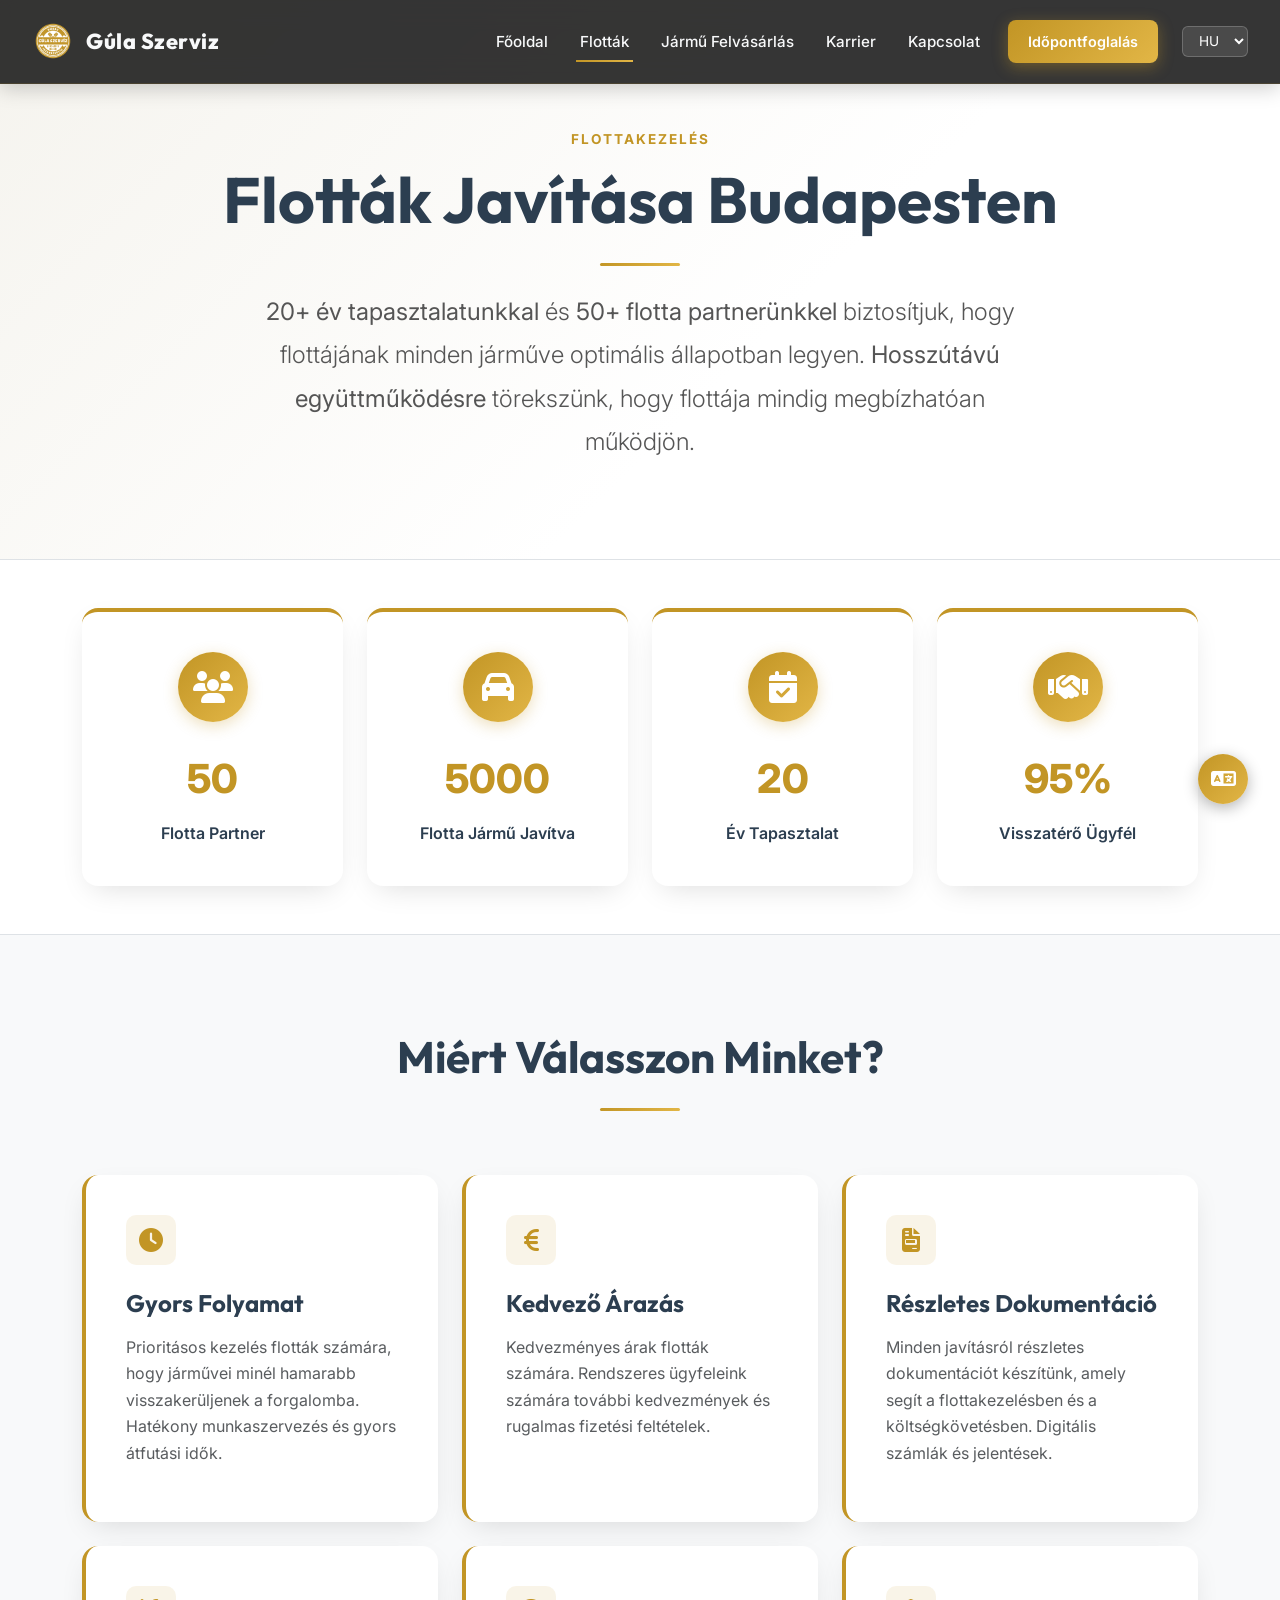
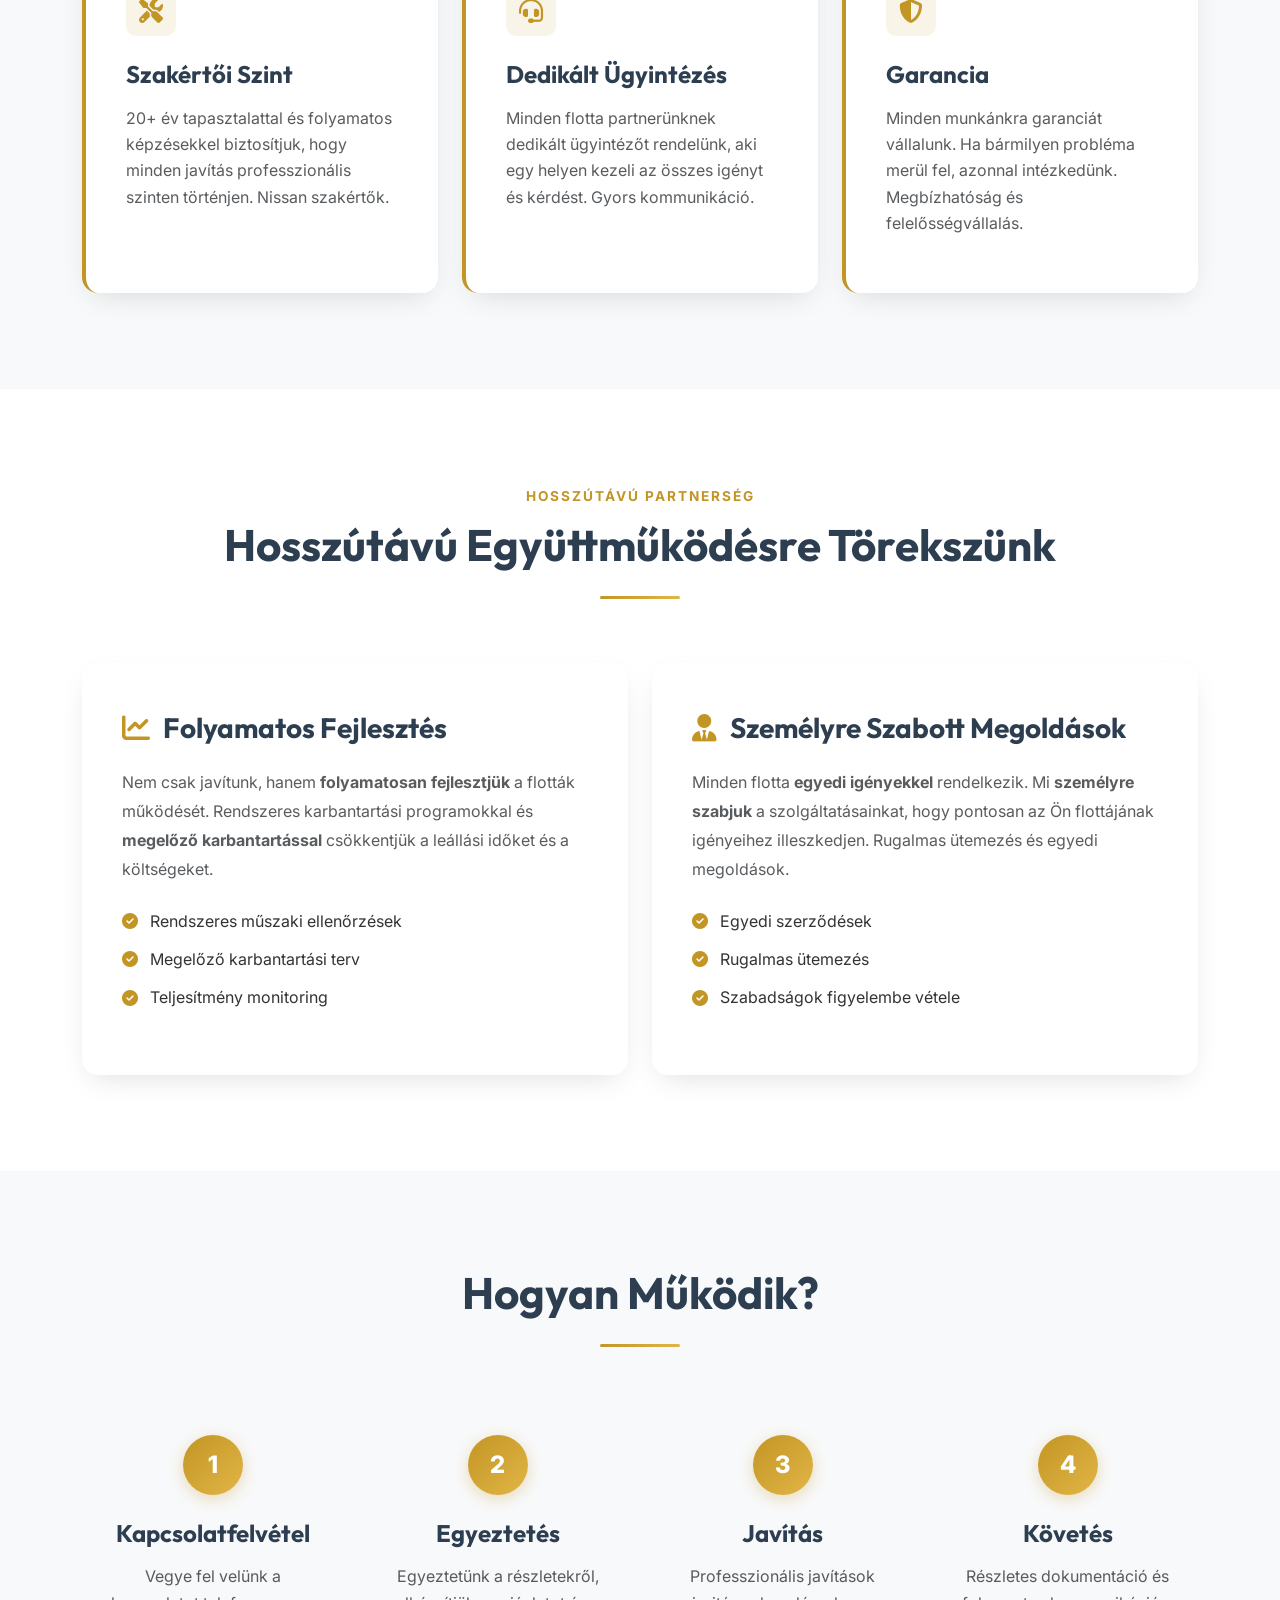
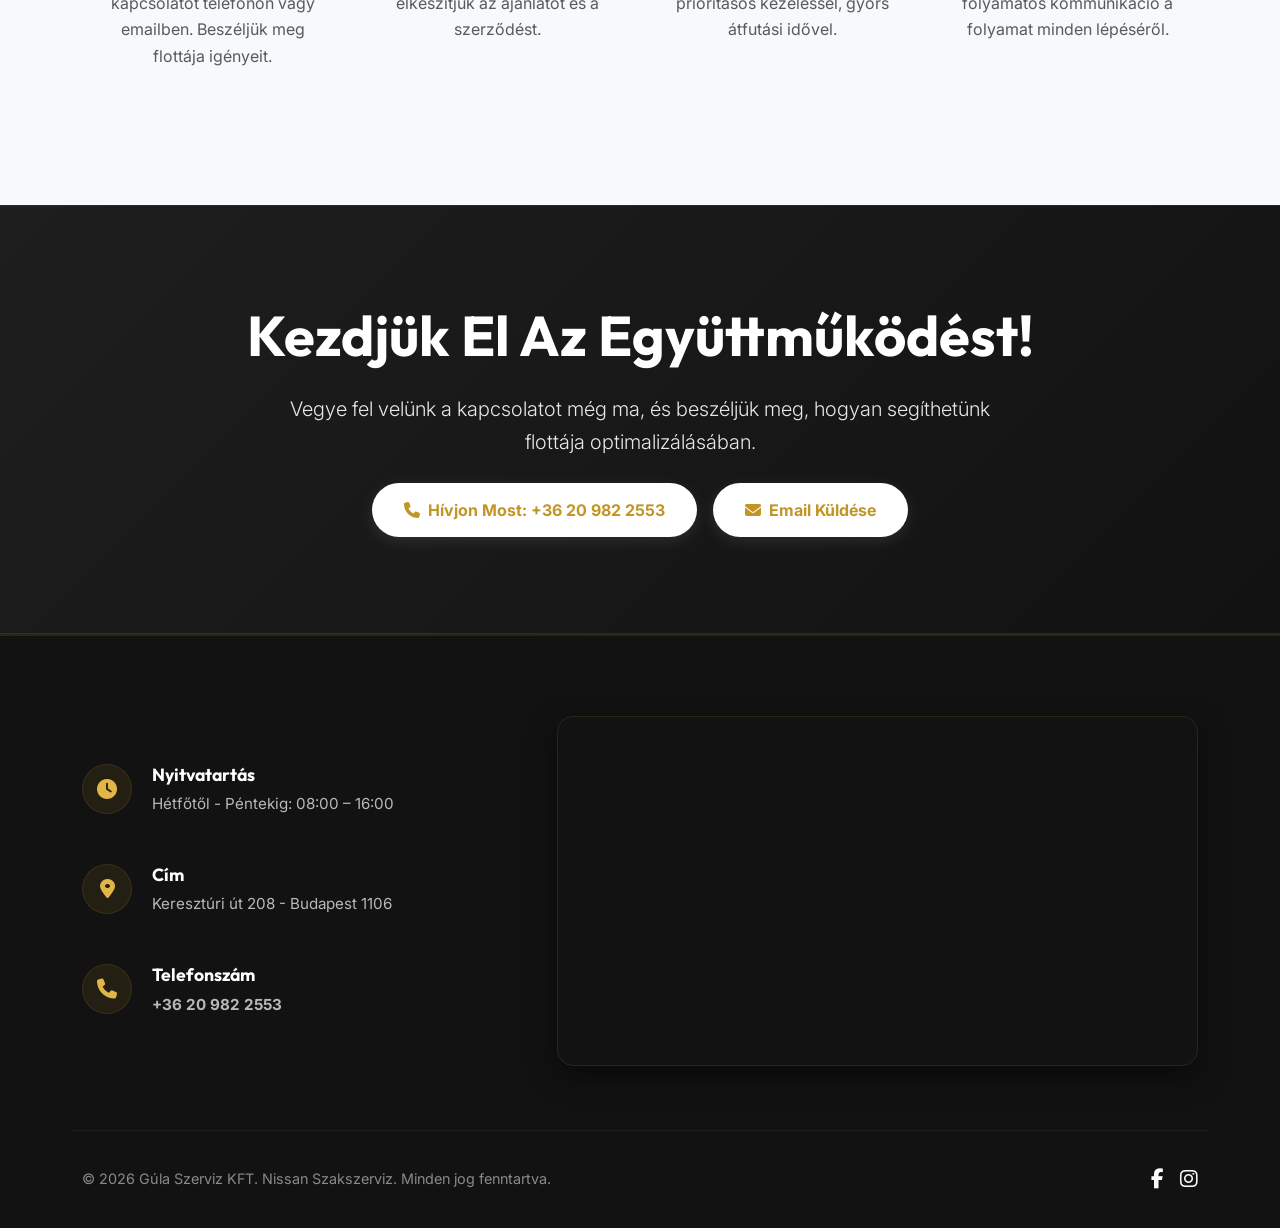
<file: gula/flottak.html>
<!DOCTYPE html>
<html lang="hu">
<head>
    <meta charset="UTF-8">
    <meta name="viewport" content="width=device-width, initial-scale=1.0">
    <title>Flották Javítása Budapest | Gúla Szerviz KFT - Flottakezelés, Nagykereskedelmi Javítások</title>
    <meta name="description" content="Flották javítása Budapesten. Gúla Szerviz KFT - Nagykereskedelmi javítások, flottakezelés, hosszútávú együttműködés. 20+ év tapasztalat, 50+ flotta partnereink. Hívjon: +36 20 982 2553">
    <meta name="keywords" content="flották javítása Budapest, flottakezelés, nagykereskedelmi javítások, cégautó javítás, flottaszerviz, Gúla Szerviz, flotta karbantartás, cégautó szerviz Budapest">
    <meta name="author" content="Gúla Szerviz KFT">
    <meta name="robots" content="index, follow">
    <link rel="canonical" href="https://gulaszerviz.hu/flottak.html">
    
    <!-- Open Graph / Facebook -->
    <meta property="og:type" content="website">
    <meta property="og:url" content="https://gulaszerviz.hu/flottak.html">
    <meta property="og:title" content="Flották Javítása Budapest | Gúla Szerviz KFT">
    <meta property="og:description" content="Flották javítása Budapesten. Nagykereskedelmi javítások, flottakezelés, hosszútávú együttműködés. 50+ flotta partnereink.">
    <meta property="og:image" content="https://gulaszerviz.hu/images/gula logo.png">
    <meta property="og:locale" content="hu_HU">
    <meta property="og:locale:alternate" content="en_US">
    
    <!-- Twitter -->
    <meta property="twitter:card" content="summary_large_image">
    <meta property="twitter:url" content="https://gulaszerviz.hu/flottak.html">
    <meta property="twitter:title" content="Flották Javítása Budapest | Gúla Szerviz KFT">
    <meta property="twitter:description" content="Flották javítása Budapesten. Nagykereskedelmi javítások, flottakezelés, hosszútávú együttműködés.">
    <meta property="twitter:image" content="https://gulaszerviz.hu/images/gula logo.png">
    
    <link rel="icon" type="image/x-icon" href="images/gula logo.png">
    
    <!-- Fonts -->
    <link rel="preconnect" href="https://fonts.googleapis.com">
    <link rel="preconnect" href="https://fonts.gstatic.com" crossorigin>
    <link href="https://fonts.googleapis.com/css2?family=Inter:wght@300;400;500;600;700&family=Outfit:wght@400;500;600;700;800&display=swap" rel="stylesheet">
    
    <!-- CSS Baseline & Icons -->
    <link href="https://cdn.jsdelivr.net/npm/bootstrap@5.3.3/dist/css/bootstrap.min.css" rel="stylesheet" integrity="sha384-QWTKZyjpPEjISv5WaRU9OFeRpok6YctnYmDr5pNlyT2bRjXh0JMhjY6hW+ALEwIH" crossorigin="anonymous">
    <link rel="stylesheet" href="https://cdnjs.cloudflare.com/ajax/libs/font-awesome/6.6.0/css/all.min.css" integrity="sha512-Kc323vGBEqzTmouAECnVceyQqyqdsSiqLQISBL29aUW4U/M7pSPA/gEUZQqv1cwx4OnYxTxve5UMg5GT6L4JJg==" crossorigin="anonymous" referrerpolicy="no-referrer" />
    <link rel="stylesheet" href="css/style.css">
    
    <!-- Structured Data for SEO -->
    <script type="application/ld+json">
    {
        "@context": "https://schema.org",
        "@type": "Service",
        "serviceType": "Flották javítása",
        "provider": {
            "@type": "AutoRepair",
            "name": "Gúla Szerviz KFT",
            "address": {
                "@type": "PostalAddress",
                "streetAddress": "Keresztúri út 208",
                "addressLocality": "Budapest",
                "postalCode": "1106",
                "addressCountry": "HU"
            },
            "telephone": "+36209822553"
        },
        "description": "Flották javítása Budapesten. Nagykereskedelmi javítások, flottakezelés, hosszútávú együttműködés. 20+ év tapasztalat, 50+ flotta partnereink.",
        "areaServed": {
            "@type": "City",
            "name": "Budapest"
        },
        "offers": {
            "@type": "Offer",
            "description": "Flottakezelés és nagykereskedelmi javítások kedvező áron"
        }
    }
    </script>
</head>
<body class="fleet-page">

    <!-- Transition Loader -->
    <div id="loader">
        <div class="spinner-circle"></div>
    </div>

    <!-- Sticky Header -->
    <header class="main-header subpage-header">
        <div class="header-container">
            <a href="index.html" class="logo-wrapper">
                <img src="images/gula logo.png" alt="Gúla Szerviz Logo" class="logo-img">
                <span class="logo-text">Gúla Szerviz</span>
            </a>
            
            <!-- Desktop Menu -->
            <nav class="nav-menu">
                <a href="index.html" class="nav-link" data-i18n="nav.home">Főoldal</a>
                <a href="flottak.html" class="nav-link active" data-i18n="nav.fleets">Flották</a>
                <a href="felvasarlas.html" class="nav-link" data-i18n="nav.purchase">Jármű Felvásárlás</a>
                <a href="karrier.html" class="nav-link" data-i18n="nav.career">Karrier</a>
                <a href="#Footer" class="nav-link" data-i18n="nav.contact">Kapcsolat</a>
                <a href="tel:+36209822553" class="nav-cta" data-i18n="nav.booking">Időpontfoglalás</a>
                
                <!-- Language drop-down -->
                <select id="langSelect" class="lang-selector" aria-label="Nyelvválasztó">
                    <option value="hu">HU</option>
                    <option value="en">EN</option>
                    <option value="de">DE</option>
                </select>
            </nav>

            <!-- Hamburger Button -->
            <button class="menu-toggle" id="menuToggle" aria-label="Menü megnyitása">
                <span></span>
                <span></span>
                <span></span>
            </button>
        </div>
    </header>

    <!-- Mobile Drawer Overlay Menu -->
    <div class="drawer-overlay" id="drawerOverlay"></div>
    <div class="nav-drawer" id="navDrawer">
        <a href="index.html" class="nav-link" data-i18n="nav.home">Főoldal</a>
        <a href="flottak.html" class="nav-link active" data-i18n="nav.fleets">Flották</a>
        <a href="felvasarlas.html" class="nav-link" data-i18n="nav.purchase">Jármű Felvásárlás</a>
        <a href="karrier.html" class="nav-link" data-i18n="nav.career">Karrier</a>
        <a href="#Footer" class="nav-link" data-i18n="nav.contact">Kapcsolat</a>
        <a href="tel:+36209822553" class="nav-cta w-100 text-center mt-3" data-i18n="nav.booking">Időpontfoglalás</a>
        
        <div class="d-flex gap-3 justify-content-center mt-4">
            <a href="#" class="btn btn-outline-light btn-sm lang-switch-btn" data-lang="hu">HU</a>
            <a href="#" class="btn btn-outline-light btn-sm lang-switch-btn" data-lang="en">EN</a>
            <a href="#" class="btn btn-outline-light btn-sm lang-switch-btn" data-lang="de">DE</a>
        </div>
    </div>

    <!-- Fleet Introduction Section -->
    <section class="fleet-intro-section">
        <div class="container text-center">
            <span class="section-tag" data-i18n="fleet.intro.tag">FLOTTAKEZELÉS</span>
            <h1 class="display-3 fw-bold mb-4" data-i18n="fleet.intro.title">Flották Javítása Budapesten</h1>
            <div class="underline-center mb-4"></div>
            <p class="lead fs-4 mx-auto" style="max-width: 800px; color: #555; line-height: 1.8;" data-i18n="fleet.intro.lead">
                <strong>20+ év tapasztalatunkkal</strong> és <strong>50+ flotta partnerünkkel</strong> biztosítjuk, hogy flottájának minden járműve optimális állapotban legyen. <strong>Hosszútávú együttműködésre</strong> törekszünk, hogy flottája mindig megbízhatóan működjön.
            </p>
        </div>
    </section>

    <!-- Fleet Statistics Section -->
    <section class="fleet-stats-section py-5 bg-white border-top border-bottom">
        <div class="container">
            <div class="row g-4 justify-content-center">
                <!-- Stat 1 -->
                <div class="col-6 col-md-3">
                    <div class="stat-card">
                        <div class="stat-icon">
                            <i class="fas fa-users"></i>
                        </div>
                        <div class="stat-number" data-target="50">50</div>
                        <div class="stat-label" data-i18n="fleet.stats.partners">Flotta Partner</div>
                    </div>
                </div>
                <!-- Stat 2 -->
                <div class="col-6 col-md-3">
                    <div class="stat-card">
                        <div class="stat-icon">
                            <i class="fas fa-car"></i>
                        </div>
                        <div class="stat-number" data-target="5000">5000</div>
                        <div class="stat-label" data-i18n="fleet.stats.cars">Flotta Jármű Javítva</div>
                    </div>
                </div>
                <!-- Stat 3 -->
                <div class="col-6 col-md-3">
                    <div class="stat-card">
                        <div class="stat-icon">
                            <i class="fas fa-calendar-check"></i>
                        </div>
                        <div class="stat-number" data-target="20">20</div>
                        <div class="stat-label" data-i18n="fleet.stats.exp">Év Tapasztalat</div>
                    </div>
                </div>
                <!-- Stat 4 -->
                <div class="col-6 col-md-3">
                    <div class="stat-card">
                        <div class="stat-icon">
                            <i class="fas fa-handshake"></i>
                        </div>
                        <div class="stat-number" data-target="95%">95%</div>
                        <div class="stat-label" data-i18n="fleet.stats.return">Visszatérő Ügyfél</div>
                    </div>
                </div>
            </div>
        </div>
    </section>

    <!-- Benefits Section -->
    <section class="section-padding" style="background-color: #f8f9fa;">
        <div class="container">
            <div class="section-title-wrapper">
                <h2 class="section-title" data-i18n="fleet.benefits.title">Miért Válasszon Minket?</h2>
                <div class="underline-center"></div>
            </div>
            
            <div class="row g-4">
                <!-- Benefit 1 -->
                <div class="col-md-6 col-lg-4">
                    <div class="benefit-card">
                        <div class="benefit-icon">
                            <i class="fas fa-clock"></i>
                        </div>
                        <h4 class="fw-bold mb-3" data-i18n="fleet.benefit1.title">Gyors Folyamat</h4>
                        <p class="text-muted" data-i18n="fleet.benefit1.text">Prioritásos kezelés flották számára, hogy járművei minél hamarabb visszakerüljenek a forgalomba. Hatékony munkaszervezés és gyors átfutási idők.</p>
                    </div>
                </div>
                <!-- Benefit 2 -->
                <div class="col-md-6 col-lg-4">
                    <div class="benefit-card">
                        <div class="benefit-icon">
                            <i class="fas fa-euro-sign"></i>
                        </div>
                        <h4 class="fw-bold mb-3" data-i18n="fleet.benefit2.title">Kedvező Árazás</h4>
                        <p class="text-muted" data-i18n="fleet.benefit2.text">Kedvezményes árak flották számára. Rendszeres ügyfeleink számára további kedvezmények és rugalmas fizetési feltételek.</p>
                    </div>
                </div>
                <!-- Benefit 3 -->
                <div class="col-md-6 col-lg-4">
                    <div class="benefit-card">
                        <div class="benefit-icon">
                            <i class="fas fa-file-invoice"></i>
                        </div>
                        <h4 class="fw-bold mb-3" data-i18n="fleet.benefit3.title">Részletes Dokumentáció</h4>
                        <p class="text-muted" data-i18n="fleet.benefit3.text">Minden javításról részletes dokumentációt készítünk, amely segít a flottakezelésben és a költségkövetésben. Digitális számlák és jelentések.</p>
                    </div>
                </div>
                <!-- Benefit 4 -->
                <div class="col-md-6 col-lg-4">
                    <div class="benefit-card">
                        <div class="benefit-icon">
                            <i class="fas fa-tools"></i>
                        </div>
                        <h4 class="fw-bold mb-3" data-i18n="fleet.benefit4.title">Szakértői Szint</h4>
                        <p class="text-muted" data-i18n="fleet.benefit4.text">20+ év tapasztalattal és folyamatos képzésekkel biztosítjuk, hogy minden javítás professzionális szinten történjen. Nissan szakértők.</p>
                    </div>
                </div>
                <!-- Benefit 5 -->
                <div class="col-md-6 col-lg-4">
                    <div class="benefit-card">
                        <div class="benefit-icon">
                            <i class="fas fa-headset"></i>
                        </div>
                        <h4 class="fw-bold mb-3" data-i18n="fleet.benefit5.title">Dedikált Ügyintézés</h4>
                        <p class="text-muted" data-i18n="fleet.benefit5.text">Minden flotta partnerünknek dedikált ügyintézőt rendelünk, aki egy helyen kezeli az összes igényt és kérdést. Gyors kommunikáció.</p>
                    </div>
                </div>
                <!-- Benefit 6 -->
                <div class="col-md-6 col-lg-4">
                    <div class="benefit-card">
                        <div class="benefit-icon">
                            <i class="fas fa-shield-alt"></i>
                        </div>
                        <h4 class="fw-bold mb-3" data-i18n="fleet.benefit6.title">Garancia</h4>
                        <p class="text-muted" data-i18n="fleet.benefit6.text">Minden munkánkra garanciát vállalunk. Ha bármilyen probléma merül fel, azonnal intézkedünk. Megbízhatóság és felelősségvállalás.</p>
                    </div>
                </div>
            </div>
        </div>
    </section>

    <!-- Trust Section -->
    <section class="section-padding bg-white">
        <div class="container">
            <div class="section-title-wrapper">
                <span class="section-tag" data-i18n="fleet.trust.tag">HOSSZÚTÁVÚ PARTNERSÉG</span>
                <h2 class="section-title" data-i18n="fleet.trust.title">Hosszútávú Együttműködésre Törekszünk</h2>
                <div class="underline-center"></div>
            </div>
            
            <div class="row g-4">
                <div class="col-lg-6">
                    <div class="trust-card">
                        <h3 class="fw-bold mb-4"><i class="fas fa-chart-line"></i> <span data-i18n="fleet.trust.block1.title">Folyamatos Fejlesztés</span></h3>
                        <p class="text-muted mb-4" style="line-height: 1.8;" data-i18n="fleet.trust.block1.text">Nem csak javítunk, hanem folyamatosan fejlesztjük a flották működését. Rendszeres karbantartási programokkal és megelőző karbantartással csökkentjük a leállási időket és a költségeket.</p>
                        <ul class="ps-0">
                            <li><i class="fas fa-check-circle"></i> <span data-i18n="fleet.trust.block1.li1">Rendszeres műszaki ellenőrzések</span></li>
                            <li><i class="fas fa-check-circle"></i> <span data-i18n="fleet.trust.block1.li2">Megelőző karbantartási terv</span></li>
                            <li><i class="fas fa-check-circle"></i> <span data-i18n="fleet.trust.block1.li3">Teljesítmény monitoring</span></li>
                        </ul>
                    </div>
                </div>
                <div class="col-lg-6">
                    <div class="trust-card">
                        <h3 class="fw-bold mb-4"><i class="fas fa-user-tie"></i> <span data-i18n="fleet.trust.block2.title">Személyre Szabott Megoldások</span></h3>
                        <p class="text-muted mb-4" style="line-height: 1.8;" data-i18n="fleet.trust.block2.text">Minden flotta egyedi igénnyel rendelkezik. Mi személyre szabjuk a szolgáltatásainkat, hogy pontosan az Ön flottájának igényeihez illeszkedjen. Rugalmas ütemezés és egyedi megoldások.</p>
                        <ul class="ps-0">
                            <li><i class="fas fa-check-circle"></i> <span data-i18n="fleet.trust.block2.li1">Egyedi szerződések</span></li>
                            <li><i class="fas fa-check-circle"></i> <span data-i18n="fleet.trust.block2.li2">Rugalmas ütemezés</span></li>
                            <li><i class="fas fa-check-circle"></i> <span data-i18n="fleet.trust.block2.li3">Szabadságok figyelembe vétele</span></li>
                        </ul>
                    </div>
                </div>
            </div>
        </div>
    </section>

    <!-- Process Section -->
    <section class="section-padding" style="background-color: #f8f9fa;">
        <div class="container">
            <div class="section-title-wrapper">
                <h2 class="section-title" data-i18n="fleet.process.title">Hogyan Működik?</h2>
                <div class="underline-center"></div>
            </div>
            
            <div class="row g-4">
                <!-- Step 1 -->
                <div class="col-sm-6 col-lg-3">
                    <div class="process-step">
                        <div class="process-number">1</div>
                        <h4 class="fw-bold mb-3" data-i18n="fleet.process.step1.title">Kapcsolatfelvétel</h4>
                        <p class="text-muted" data-i18n="fleet.process.step1.text">Vegye fel velünk a kapcsolatot telefonon vagy emailben. Beszéljük meg flottája igényeit.</p>
                    </div>
                </div>
                <!-- Step 2 -->
                <div class="col-sm-6 col-lg-3">
                    <div class="process-step">
                        <div class="process-number">2</div>
                        <h4 class="fw-bold mb-3" data-i18n="fleet.process.step2.title">Egyeztetés</h4>
                        <p class="text-muted" data-i18n="fleet.process.step2.text">Egyeztetünk a részletekről, elkészítjük az ajánlatot és a szerződést.</p>
                    </div>
                </div>
                <!-- Step 3 -->
                <div class="col-sm-6 col-lg-3">
                    <div class="process-step">
                        <div class="process-number">3</div>
                        <h4 class="fw-bold mb-3" data-i18n="fleet.process.step3.title">Javítás</h4>
                        <p class="text-muted" data-i18n="fleet.process.step3.text">Professzionális javítások prioritásos kezeléssel, gyors átfutási idővel.</p>
                    </div>
                </div>
                <!-- Step 4 -->
                <div class="col-sm-6 col-lg-3">
                    <div class="process-step">
                        <div class="process-number">4</div>
                        <h4 class="fw-bold mb-3" data-i18n="fleet.process.step4.title">Követés</h4>
                        <p class="text-muted" data-i18n="fleet.process.step4.text">Részletes dokumentáció és folyamatos kommunikáció a folyamat minden lépéséről.</p>
                    </div>
                </div>
            </div>
        </div>
    </section>

    <!-- CTA Section -->
    <section class="cta-section text-center">
        <div class="container">
            <h2 class="display-4 fw-bold mb-4" data-i18n="fleet.cta.title">Kezdjük El Az Együttműködést!</h2>
            <p class="lead mb-4 mx-auto" style="max-width: 700px; opacity: 0.9;" data-i18n="fleet.cta.lead">Vegye fel velünk a kapcsolatot még ma, és beszéljük meg, hogyan segíthetünk flottája optimalizálásában.</p>
            <div class="d-flex flex-column flex-sm-row gap-3 justify-content-center mt-4">
                <a href="tel:+36209822553" class="btn-cta-light">
                    <i class="fas fa-phone"></i>
                    <span data-i18n="fleet.cta.phone">Hívjon Most: +36 20 982 2553</span>
                </a>
                <a href="mailto:hajdugyula@gulaszerviz.hu?subject=Flották%20Javítása%20Ajánlatkérés" class="btn-cta-light">
                    <i class="fas fa-envelope"></i>
                    <span data-i18n="fleet.cta.email">Email Küldése</span>
                </a>
            </div>
        </div>
    </section>

    <!-- Footer -->
    <footer class="footer-section" id="Footer">
        <div class="container footer-top">
            <div class="row align-items-center">
                <div class="col-lg-5 mb-5 mb-lg-0">
                    <div class="contact-info-grid">
                        <div class="contact-item">
                            <div class="contact-icon">
                                <i class="fa-solid fa-clock"></i>
                            </div>
                            <div class="contact-text">
                                <h4 data-i18n="footer.hours.title">Nyitvatartás</h4>
                                <p data-i18n="footer.hours.text">Hétfőtől - Péntekig: 08:00 – 16:00</p>
                            </div>
                        </div>
                        <div class="contact-item">
                            <div class="contact-icon">
                                <i class="fa-solid fa-location-dot"></i>
                            </div>
                            <div class="contact-text">
                                <h4 data-i18n="footer.address.title">Cím</h4>
                                <p data-i18n="footer.address.text">Keresztúri út 208 - Budapest 1106</p>
                            </div>
                        </div>
                        <div class="contact-item">
                            <div class="contact-icon">
                                <i class="fa-solid fa-phone"></i>
                            </div>
                            <div class="contact-text">
                                <h4 data-i18n="footer.phone.title">Telefonszám</h4>
                                <a href="tel:+36209822553" class="fw-bold">+36 20 982 2553</a>
                            </div>
                        </div>
                    </div>
                </div>
                
                <div class="col-lg-7">
                    <div class="map-container">
                        <iframe src="https://www.google.com/maps/embed?pb=!1m18!1m12!1m3!1d953.2328177938248!2d19.199773027409403!3d47.4869997743914!2m3!1f0!2f0!3f0!3m2!1i1024!2i768!4f13.1!3m3!1m2!1s0x4741c38458c12899%3A0xc7518767d2a2be4!2sKGY%20Gula%20Szerviz%20Kft.!5e0!3m2!1shu!2shu!4v1728249499777!5m2!1shu!2shu" allowfullscreen="" loading="lazy" aria-label="Térkép"></iframe>
                    </div>
                </div>
            </div>
        </div>

        <div class="container footer-bottom">
            <div class="footer-copyright" data-i18n="footer.copyright">
                © 2026 Gúla Szerviz KFT. Nissan Szakszerviz. Minden jog fenntartva.
            </div>
            <div class="d-flex gap-3">
                <a href="https://facebook.com" class="text-light fs-5" aria-label="Facebook"><i class="fa-brands fa-facebook-f"></i></a>
                <a href="https://instagram.com" class="text-light fs-5" aria-label="Instagram"><i class="fa-brands fa-instagram"></i></a>
            </div>
        </div>

        <!-- Floating Controls -->
        <a href="#" class="language-btn show" id="langSwitchFloating" aria-label="Change language" title="Nyelv váltás / Change language">
            <i class="fa-solid fa-language"></i>
        </a>
        <a href="#" class="scroll-btn show" id="scrollTopBtn" aria-label="Scroll to top" title="Lap tetejére / Scroll to top">
            <i class="fa-solid fa-arrow-up"></i>
        </a>
    </footer>

    <!-- Scripts -->
    <script src="https://cdn.jsdelivr.net/npm/bootstrap@5.3.3/dist/js/bootstrap.bundle.min.js" integrity="sha384-YvpcrYf0tY3lHB60NNkmXc5s9fDVZLESaAA55NDzOxhy9GkcIdslK1eN7N6jIeHz" crossorigin="anonymous"></script>
    <script src="javascript/i18n.js?v=1.1"></script>
    <script src="javascript/main.js"></script>
    
    <script>
        document.getElementById("langSwitchFloating").addEventListener("click", (e) => {
            e.preventDefault();
            const langs = ["hu", "en", "de"];
            let nextIndex = (langs.indexOf(currentLang) + 1) % langs.length;
            applyTranslations(langs[nextIndex]);
        });
    </script>
</body>
</html>
</file>
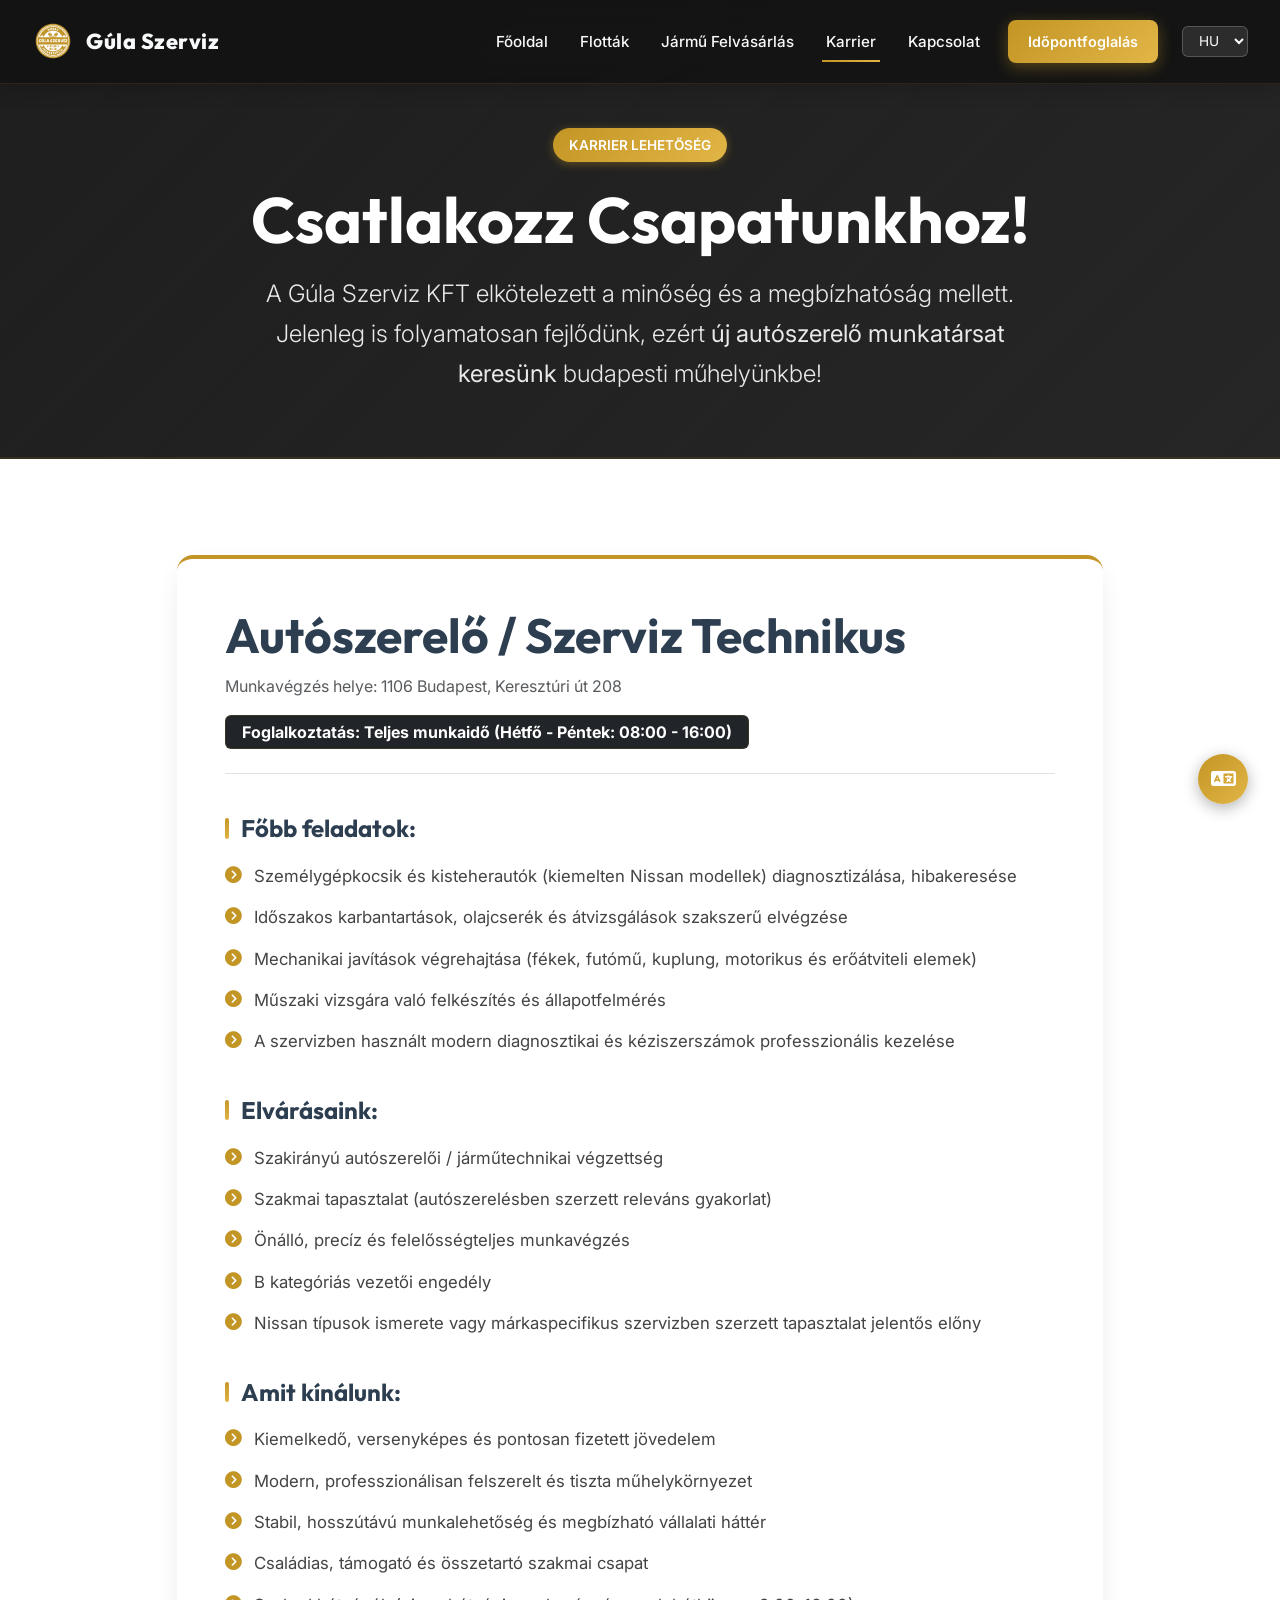
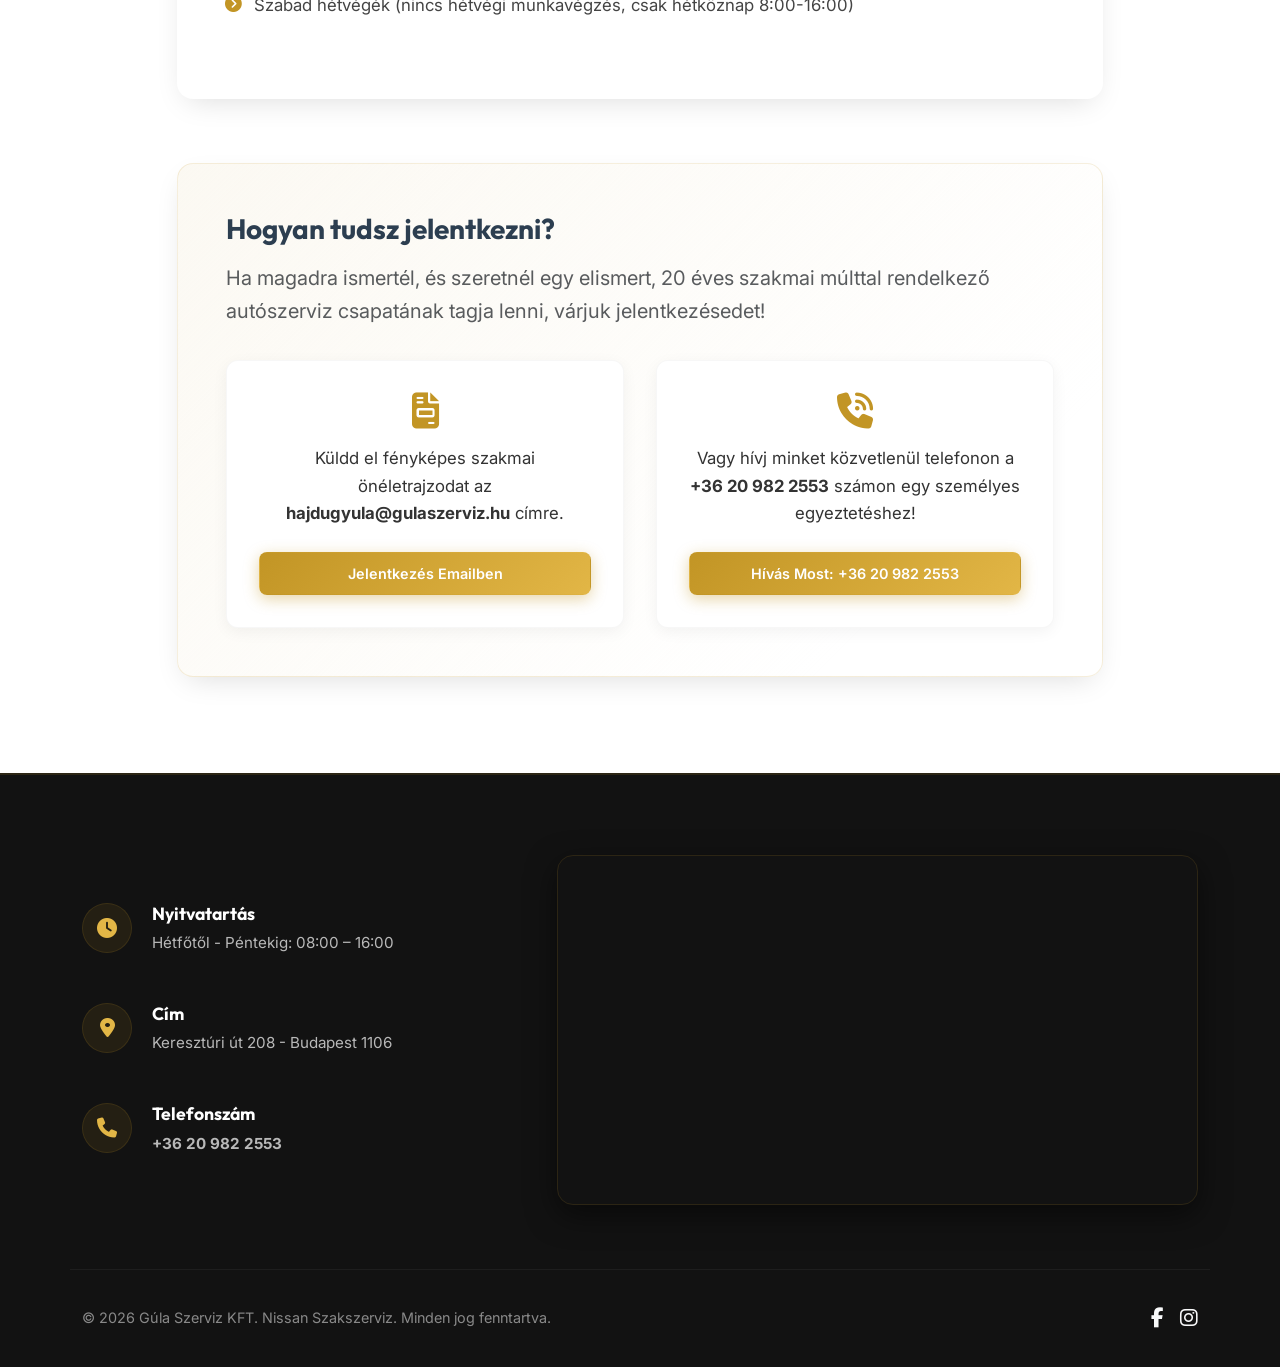
<file: gula/karrier.html>
<!DOCTYPE html>
<html lang="hu">
<head>
    <meta charset="UTF-8">
    <meta name="viewport" content="width=device-width, initial-scale=1.0">
    <title>Karrier | Autószerelő Állás Budapest - Gúla Szerviz KFT</title>
    <meta name="description" content="Karrier a Gúla Szerviznél! Autószerelő kollégát keresünk csapatunkba Budapesten, a 10. kerületben. Kiemelkedő fizetés, családias csapat, stabil és modern munkakörnyezet. Jelentkezz most!">
    <meta name="keywords" content="autószerelő állás Budapest, autószerelő munka, autójavítás karrier, Gúla Szerviz állás, Nissan szerviz állás, autószerelő fizetés, állás Budapest 10. kerület">
    <meta name="author" content="Gúla Szerviz KFT">
    <meta name="robots" content="index, follow">
    <link rel="canonical" href="https://gulaszerviz.hu/karrier.html">
    
    <!-- Open Graph / Facebook -->
    <meta property="og:type" content="website">
    <meta property="og:url" content="https://gulaszerviz.hu/karrier.html">
    <meta property="og:title" content="Karrier | Autószerelő Állás Budapest - Gúla Szerviz KFT">
    <meta property="og:description" content="Csatlakozz a Gúla Szerviz csapatához! Autószerelő munkatársat keresünk budapesti Nissan szakszervizünkbe teljes munkaidőben.">
    <meta property="og:image" content="https://gulaszerviz.hu/images/gula logo.png">
    <meta property="og:locale" content="hu_HU">
    <meta property="og:locale:alternate" content="en_US">
    
    <!-- Twitter -->
    <meta property="twitter:card" content="summary_large_image">
    <meta property="twitter:url" content="https://gulaszerviz.hu/karrier.html">
    <meta property="twitter:title" content="Karrier | Autószerelő Állás Budapest">
    <meta property="twitter:description" content="Autószerelő munkatársat keresünk budapesti Nissan szakszervizünkbe kiemelkedő bérezéssel, szabad hétvégékkel.">
    <meta property="twitter:image" content="https://gulaszerviz.hu/images/gula logo.png">
    
    <link rel="icon" type="image/x-icon" href="images/gula logo.png">
    
    <!-- Fonts -->
    <link rel="preconnect" href="https://fonts.googleapis.com">
    <link rel="preconnect" href="https://fonts.gstatic.com" crossorigin>
    <link href="https://fonts.googleapis.com/css2?family=Inter:wght@300;400;500;600;700&family=Outfit:wght@400;500;600;700;800&display=swap" rel="stylesheet">
    
    <!-- CSS Baseline & Icons -->
    <link href="https://cdn.jsdelivr.net/npm/bootstrap@5.3.3/dist/css/bootstrap.min.css" rel="stylesheet" integrity="sha384-QWTKZyjpPEjISv5WaRU9OFeRpok6YctnYmDr5pNlyT2bRjXh0JMhjY6hW+ALEwIH" crossorigin="anonymous">
    <link rel="stylesheet" href="https://cdnjs.cloudflare.com/ajax/libs/font-awesome/6.6.0/css/all.min.css" integrity="sha512-Kc323vGBEqzTmouAECnVceyQqyqdsSiqLQISBL29aUW4U/M7pSPA/gEUZQqv1cwx4OnYxTxve5UMg5GT6L4JJg==" crossorigin="anonymous" referrerpolicy="no-referrer" />
    <link rel="stylesheet" href="css/style.css">
</head>
<body>

    <!-- Transition Loader -->
    <div id="loader">
        <div class="spinner-circle"></div>
    </div>

    <!-- Sticky Header -->
    <header class="main-header subpage-header">
        <div class="header-container">
            <a href="index.html" class="logo-wrapper">
                <img src="images/gula logo.png" alt="Gúla Szerviz Logo" class="logo-img">
                <span class="logo-text">Gúla Szerviz</span>
            </a>
            
            <!-- Desktop Menu -->
            <nav class="nav-menu">
                <a href="index.html" class="nav-link" data-i18n="nav.home">Főoldal</a>
                <a href="flottak.html" class="nav-link" data-i18n="nav.fleets">Flották</a>
                <a href="felvasarlas.html" class="nav-link" data-i18n="nav.purchase">Jármű Felvásárlás</a>
                <a href="karrier.html" class="nav-link active" data-i18n="nav.career">Karrier</a>
                <a href="#Footer" class="nav-link" data-i18n="nav.contact">Kapcsolat</a>
                <a href="tel:+36209822553" class="nav-cta" data-i18n="nav.booking">Időpontfoglalás</a>
                
                <!-- Language drop-down -->
                <select id="langSelect" class="lang-selector" aria-label="Nyelvválasztó">
                    <option value="hu">HU</option>
                    <option value="en">EN</option>
                    <option value="de">DE</option>
                </select>
            </nav>

            <!-- Hamburger Button -->
            <button class="menu-toggle" id="menuToggle" aria-label="Menü megnyitása">
                <span></span>
                <span></span>
                <span></span>
            </button>
        </div>
    </header>

    <!-- Mobile Drawer Overlay Menu -->
    <div class="drawer-overlay" id="drawerOverlay"></div>
    <div class="nav-drawer" id="navDrawer">
        <a href="index.html" class="nav-link" data-i18n="nav.home">Főoldal</a>
        <a href="flottak.html" class="nav-link" data-i18n="nav.fleets">Flották</a>
        <a href="felvasarlas.html" class="nav-link" data-i18n="nav.purchase">Jármű Felvásárlás</a>
        <a href="karrier.html" class="nav-link active" data-i18n="nav.career">Karrier</a>
        <a href="#Footer" class="nav-link" data-i18n="nav.contact">Kapcsolat</a>
        <a href="tel:+36209822553" class="nav-cta w-100 text-center mt-3" data-i18n="nav.booking">Időpontfoglalás</a>
        
        <div class="d-flex gap-3 justify-content-center mt-4">
            <a href="#" class="btn btn-outline-light btn-sm lang-switch-btn" data-lang="hu">HU</a>
            <a href="#" class="btn btn-outline-light btn-sm lang-switch-btn" data-lang="en">EN</a>
            <a href="#" class="btn btn-outline-light btn-sm lang-switch-btn" data-lang="de">DE</a>
        </div>
    </div>

    <!-- Career Hero Section -->
    <section class="career-hero text-center">
        <div class="container">
            <span class="career-badge" data-i18n="career.intro.tag">KARRIER LEHETŐSÉG</span>
            <h1 class="display-3 fw-bold mb-3" data-i18n="career.intro.title">Csatlakozz Csapatunkhoz!</h1>
            <p class="lead fs-4 mx-auto mb-0" style="max-width: 800px; opacity: 0.9;" data-i18n="career.intro.lead">
                A Gúla Szerviz KFT elkötelezett a minőség és a megbízhatóság mellett. Jelenleg is folyamatosan fejlődünk, ezért <strong>új autószerelő munkatársat keresünk</strong> budapesti műhelyünkbe!
            </p>
        </div>
    </section>

    <!-- Job Details Content Section -->
    <section class="section-padding bg-white">
        <div class="container">
            <div class="row justify-content-center">
                <div class="col-lg-10">
                    <div class="job-details-box">
                        <div class="d-flex justify-content-between align-items-start flex-wrap gap-3 mb-4 pb-4 border-bottom">
                            <div>
                                <h2 class="display-5 fw-bold mb-2" style="color: var(--text-dark);" data-i18n="career.job.title">Autószerelő / Szerviz Technikus</h2>
                                <p class="text-muted mb-0" data-i18n="career.job.location"><i class="fas fa-map-marker-alt me-2" style="color: var(--primary-color);"></i>Munkavégzés helye: 1106 Budapest, Keresztúri út 208</p>
                            </div>
                            <span class="badge bg-dark px-3 py-2 fs-6" style="border: 1px solid var(--border-color);" data-i18n="career.job.type">Full-time</span>
                        </div>
                        
                        <!-- Tasks -->
                        <h3 class="job-section-title" data-i18n="career.tasks.title">Főbb feladatok:</h3>
                        <ul class="job-list ps-0">
                            <li><i class="fas fa-circle-chevron-right"></i> <span data-i18n="career.tasks.li1">Személygépkocsik és kisteherautók (kiemelten Nissan modellek) diagnosztizálása, hibakeresése</span></li>
                            <li><i class="fas fa-circle-chevron-right"></i> <span data-i18n="career.tasks.li2">Időszakos karbantartások, olajcserék és átvizsgálások szakszerű elvégzése</span></li>
                            <li><i class="fas fa-circle-chevron-right"></i> <span data-i18n="career.tasks.li3">Mechanikai javítások végrehajtása (fékek, futómű, kuplung, motorikus és erőátviteli elemek)</span></li>
                            <li><i class="fas fa-circle-chevron-right"></i> <span data-i18n="career.tasks.li4">Műszaki vizsgára való felkészítés és állapotfelmérés</span></li>
                            <li><i class="fas fa-circle-chevron-right"></i> <span data-i18n="career.tasks.li5">A szervizben használt modern diagnosztikai és kéziszerszámok professzionális kezelése</span></li>
                        </ul>

                        <!-- Requirements -->
                        <h3 class="job-section-title" data-i18n="career.reqs.title">Elvárásaink:</h3>
                        <ul class="job-list ps-0">
                            <li><i class="fas fa-circle-chevron-right"></i> <span data-i18n="career.reqs.li1">Szakirányú autószerelői / járműtechnikai végzettség</span></li>
                            <li><i class="fas fa-circle-chevron-right"></i> <span data-i18n="career.reqs.li2">Szakmai tapasztalat (autószerelésben szerzett releváns gyakorlat)</span></li>
                            <li><i class="fas fa-circle-chevron-right"></i> <span data-i18n="career.reqs.li3">Önálló, precíz és felelősségteljes munkavégzés</span></li>
                            <li><i class="fas fa-circle-chevron-right"></i> <span data-i18n="career.reqs.li4">B kategóriás vezetői engedély</span></li>
                            <li><i class="fas fa-circle-chevron-right"></i> <span data-i18n="career.reqs.li5">Nissan típusok ismerete vagy márkaspecifikus szervizben szerzett tapasztalat jelentős előny</span></li>
                        </ul>

                        <!-- Offer -->
                        <h3 class="job-section-title" data-i18n="career.offer.title">Amit kínálunk:</h3>
                        <ul class="job-list ps-0">
                            <li><i class="fas fa-circle-chevron-right"></i> <span data-i18n="career.offer.li1">Kiemelkedő, versenyképes és pontosan fizetett jövedelem</span></li>
                            <li><i class="fas fa-circle-chevron-right"></i> <span data-i18n="career.offer.li2">Modern, professzionálisan felszerelt és tiszta műhelykörnyezet</span></li>
                            <li><i class="fas fa-circle-chevron-right"></i> <span data-i18n="career.offer.li3">Stabil, hosszútávú munkalehetőség és megbízható vállalati háttér</span></li>
                            <li><i class="fas fa-circle-chevron-right"></i> <span data-i18n="career.offer.li4">Családias, támogató és összetartó szakmai csapat</span></li>
                            <li><i class="fas fa-circle-chevron-right"></i> <span data-i18n="career.offer.li5">Szabad hétvégék (nincs hétvégi munkavégzés, csak hétköznap 8:00-16:00)</span></li>
                        </ul>
                    </div>

                    <!-- Application Process -->
                    <div class="apply-container">
                        <h3 class="fw-bold" data-i18n="career.apply.title">Hogyan tudsz jelentkezni?</h3>
                        <p class="text-muted fs-5" data-i18n="career.apply.text">Ha magadra ismertél, és szeretnél egy elismert, 20 éves szakmai múlttal rendelkező autószerviz csapatának tagja lenni, várjuk jelentkezésedet!</p>
                        
                        <div class="apply-methods">
                            <!-- Email application -->
                            <div class="apply-method-card">
                                <i class="fas fa-file-invoice"></i>
                                <p data-i18n="career.apply.email">Küldd el fényképes szakmai önéletrajzodat az <strong>hajdugyula@gulaszerviz.hu</strong> címre.</p>
                                <a href="mailto:hajdugyula@gulaszerviz.hu?subject=Jelentkez%C3%A9s%20-%20Aut%C3%B3szerel%C5%91" class="btn nav-cta w-100" data-i18n="career.apply.btn_email">Jelentkezés Emailben</a>
                            </div>
                            
                            <!-- Phone application -->
                            <div class="apply-method-card">
                                <i class="fas fa-phone-volume"></i>
                                <p data-i18n="career.apply.phone">Vagy hívj minket közvetlenül telefonon a <strong>+36 20 982 2553</strong> számon egy személyes egyeztetéshez!</p>
                                <a href="tel:+36209822553" class="btn nav-cta w-100" data-i18n="career.apply.btn_phone">Hívás Most: +36 20 982 2553</a>
                            </div>
                        </div>
                    </div>
                </div>
            </div>
        </div>
    </section>

    <!-- Footer -->
    <footer class="footer-section" id="Footer">
        <div class="container footer-top">
            <div class="row align-items-center">
                <div class="col-lg-5 mb-5 mb-lg-0">
                    <div class="contact-info-grid">
                        <div class="contact-item">
                            <div class="contact-icon">
                                <i class="fa-solid fa-clock"></i>
                            </div>
                            <div class="contact-text">
                                <h4 data-i18n="footer.hours.title">Nyitvatartás</h4>
                                <p data-i18n="footer.hours.text">Hétfőtől - Péntekig: 08:00 – 16:00</p>
                            </div>
                        </div>
                        <div class="contact-item">
                            <div class="contact-icon">
                                <i class="fa-solid fa-location-dot"></i>
                            </div>
                            <div class="contact-text">
                                <h4 data-i18n="footer.address.title">Cím</h4>
                                <p data-i18n="footer.address.text">Keresztúri út 208 - Budapest 1106</p>
                            </div>
                        </div>
                        <div class="contact-item">
                            <div class="contact-icon">
                                <i class="fa-solid fa-phone"></i>
                            </div>
                            <div class="contact-text">
                                <h4 data-i18n="footer.phone.title">Telefonszám</h4>
                                <a href="tel:+36209822553" class="fw-bold">+36 20 982 2553</a>
                            </div>
                        </div>
                    </div>
                </div>
                
                <div class="col-lg-7">
                    <div class="map-container">
                        <iframe src="https://www.google.com/maps/embed?pb=!1m18!1m12!1m3!1d953.2328177938248!2d19.199773027409403!3d47.4869997743914!2m3!1f0!2f0!3f0!3m2!1i1024!2i768!4f13.1!3m3!1m2!1s0x4741c38458c12899%3A0xc7518767d2a2be4!2sKGY%20Gula%20Szerviz%20Kft.!5e0!3m2!1shu!2shu!4v1728249499777!5m2!1shu!2shu" allowfullscreen="" loading="lazy" aria-label="Térkép"></iframe>
                    </div>
                </div>
            </div>
        </div>

        <div class="container footer-bottom">
            <div class="footer-copyright" data-i18n="footer.copyright">
                © 2026 Gúla Szerviz KFT. Nissan Szakszerviz. Minden jog fenntartva.
            </div>
            <div class="d-flex gap-3">
                <a href="https://facebook.com" class="text-light fs-5" aria-label="Facebook"><i class="fa-brands fa-facebook-f"></i></a>
                <a href="https://instagram.com" class="text-light fs-5" aria-label="Instagram"><i class="fa-brands fa-instagram"></i></a>
            </div>
        </div>

        <!-- Floating Controls -->
        <a href="#" class="language-btn show" id="langSwitchFloating" aria-label="Change language" title="Nyelv váltás / Change language">
            <i class="fa-solid fa-language"></i>
        </a>
        <a href="#" class="scroll-btn show" id="scrollTopBtn" aria-label="Scroll to top" title="Lap tetejére / Scroll to top">
            <i class="fa-solid fa-arrow-up"></i>
        </a>
    </footer>

    <!-- Scripts -->
    <script src="https://cdn.jsdelivr.net/npm/bootstrap@5.3.3/dist/js/bootstrap.bundle.min.js" integrity="sha384-YvpcrYf0tY3lHB60NNkmXc5s9fDVZLESaAA55NDzOxhy9GkcIdslK1eN7N6jIeHz" crossorigin="anonymous"></script>
    <script src="javascript/i18n.js?v=1.1"></script>
    <script src="javascript/main.js"></script>
    
    <script>
        document.getElementById("langSwitchFloating").addEventListener("click", (e) => {
            e.preventDefault();
            const langs = ["hu", "en", "de"];
            let nextIndex = (langs.indexOf(currentLang) + 1) % langs.length;
            applyTranslations(langs[nextIndex]);
        });
    </script>
</body>
</html>
</file>
<file: gula/css/style.css>
/* ==========================================================================
   GÚLA SZERVIZ KFT - Premium Modern CSS Design System
   ========================================================================== */

/* 1. Core Variables & Design System */
:root {
    --primary-color: #c29525;
    --primary-light: #e2b646;
    --primary-gradient: linear-gradient(135deg, #c29525 0%, #e2b646 100%);
    --primary-glow: rgba(194, 149, 37, 0.4);
    
    --dark-bg: #121212;
    --dark-card: #1e1e1e;
    --dark-surface: #262626;
    --light-bg: #f8f9fa;
    --light-surface: #ffffff;
    --text-dark: #2c3e50;
    --text-muted: #6c757d;
    --text-light: #f8f9fa;
    --border-color: rgba(194, 149, 37, 0.15);

    --font-heading: 'Outfit', 'Montserrat', -apple-system, sans-serif;
    --font-body: 'Inter', -apple-system, BlinkMacSystemFont, 'Segoe UI', Roboto, sans-serif;
    
    --transition-smooth: all 0.3s cubic-bezier(0.4, 0, 0.2, 1);
    --shadow-premium: 0 10px 30px -10px rgba(0, 0, 0, 0.15);
    --shadow-hover: 0 20px 40px -15px rgba(194, 149, 37, 0.25);
    --glass-bg: rgba(255, 255, 255, 0.05);
    --glass-blur: blur(12px);
    --glass-border: rgba(255, 255, 255, 0.1);
}

/* 2. Base Styles & Resets */
* {
    box-sizing: border-box;
    margin: 0;
    padding: 0;
}

html {
    font-size: 16px;
    scroll-behavior: smooth;
}

body {
    font-family: var(--font-body);
    line-height: 1.65;
    color: #333333;
    background-color: var(--light-bg);
    overflow-x: hidden;
    -webkit-font-smoothing: antialiased;
}

h1, h2, h3, h4, h5, h6 {
    font-family: var(--font-heading);
    color: var(--text-dark);
    font-weight: 700;
}

a {
    color: var(--primary-color);
    text-decoration: none;
    transition: var(--transition-smooth);
}

a:hover {
    color: var(--primary-light);
}

ul, ol {
    list-style: none;
}

/* Customized Scrollbar */
::-webkit-scrollbar {
    width: 8px;
}
::-webkit-scrollbar-track {
    background: #1e1e1e;
}
::-webkit-scrollbar-thumb {
    background: var(--primary-color);
    border-radius: 4px;
}
::-webkit-scrollbar-thumb:hover {
    background: var(--primary-light);
}

/* 3. Spinner Loader */
#loader {
    position: fixed;
    top: 0;
    left: 0;
    width: 100%;
    height: 100vh;
    background-color: var(--dark-bg);
    display: flex;
    justify-content: center;
    align-items: center;
    transition: opacity 0.6s ease, visibility 0.6s ease;
    z-index: 9999;
}

.spinner-circle {
    width: 50px;
    height: 50px;
    border: 3px solid rgba(194, 149, 37, 0.2);
    border-top: 3px solid var(--primary-color);
    border-radius: 50%;
    animation: spin 1s linear infinite;
}

@keyframes spin {
    0% { transform: rotate(0deg); }
    100% { transform: rotate(360deg); }
}

/* 4. Premium Navigation Header */
.main-header {
    position: fixed;
    top: 0;
    left: 0;
    width: 100%;
    padding: 1.25rem 2rem;
    z-index: 1000;
    transition: var(--transition-smooth);
    background: transparent;
}

.main-header.sticky {
    padding: 0.75rem 2rem;
    background: rgba(18, 18, 18, 0.85);
    backdrop-filter: var(--glass-blur);
    border-bottom: 1px solid var(--border-color);
    box-shadow: 0 4px 20px rgba(0, 0, 0, 0.2);
}

.main-header.subpage-header {
    background: rgba(18, 18, 18, 0.85);
    backdrop-filter: var(--glass-blur);
    border-bottom: 1px solid var(--border-color);
    box-shadow: 0 4px 20px rgba(0, 0, 0, 0.2);
}

.header-container {
    max-width: 1300px;
    margin: 0 auto;
    display: flex;
    justify-content: space-between;
    align-items: center;
}

.logo-wrapper {
    display: flex;
    align-items: center;
    gap: 0.75rem;
}

.logo-img {
    height: 42px;
    width: auto;
    object-fit: contain;
}

.logo-text {
    font-family: var(--font-heading);
    font-size: 1.35rem;
    font-weight: 800;
    color: var(--text-light);
    letter-spacing: 0.5px;
}

.nav-menu {
    display: flex;
    align-items: center;
    gap: 1.5rem;
}

.nav-link {
    font-weight: 500;
    font-size: 0.95rem;
    color: var(--text-light);
    position: relative;
    padding: 0.5rem 0.25rem;
}

.nav-link::after {
    content: '';
    position: absolute;
    bottom: 0;
    left: 0;
    width: 0;
    height: 2px;
    background: var(--primary-gradient);
    transition: var(--transition-smooth);
}

.nav-link:hover::after,
.nav-link.active::after {
    width: 100%;
}

.nav-link:hover {
    color: var(--primary-light);
}

/* Call to Action Button in Nav */
.nav-cta {
    background: var(--primary-gradient);
    color: white !important;
    padding: 0.6rem 1.25rem;
    border-radius: 8px;
    font-weight: 600;
    font-size: 0.9rem;
    box-shadow: 0 4px 15px var(--primary-glow);
}

.nav-cta:hover {
    transform: translateY(-2px);
    box-shadow: 0 6px 20px rgba(194, 149, 37, 0.5);
}

/* Sleek Language Select Dropdown */
.lang-selector {
    background: rgba(255, 255, 255, 0.1);
    color: white;
    border: 1px solid rgba(255, 255, 255, 0.2);
    padding: 0.35rem 0.75rem;
    border-radius: 6px;
    font-size: 0.85rem;
    outline: none;
    cursor: pointer;
    transition: var(--transition-smooth);
}

.lang-selector:hover {
    background: rgba(255, 255, 255, 0.2);
    border-color: var(--primary-light);
}

.lang-selector option {
    background: var(--dark-bg);
    color: white;
}

/* Hamburger & Mobile Menu Icon */
.menu-toggle {
    display: none;
    flex-direction: column;
    gap: 6px;
    background: none;
    border: none;
    cursor: pointer;
    z-index: 1001;
    padding: 5px;
}

.menu-toggle span {
    display: block;
    width: 28px;
    height: 3px;
    background-color: var(--text-light);
    border-radius: 2px;
    transition: var(--transition-smooth);
}

.menu-toggle.active span:nth-child(1) {
    transform: translateY(9px) rotate(45deg);
}

.menu-toggle.active span:nth-child(2) {
    opacity: 0;
}

.menu-toggle.active span:nth-child(3) {
    transform: translateY(-9px) rotate(-45deg);
}

/* Mobile Navigation Drawer */
.nav-drawer {
    position: fixed;
    top: 0;
    right: -100%;
    width: 320px;
    height: 100vh;
    background: rgba(18, 18, 18, 0.95);
    backdrop-filter: var(--glass-blur);
    border-left: 1px solid var(--border-color);
    padding: 6rem 2rem 2rem;
    display: flex;
    flex-direction: column;
    gap: 2rem;
    z-index: 999;
    transition: right 0.4s cubic-bezier(0.16, 1, 0.3, 1);
}

.nav-drawer.open {
    right: 0;
}

.nav-drawer .nav-link {
    font-size: 1.25rem;
    width: fit-content;
}

.drawer-overlay {
    position: fixed;
    top: 0;
    left: 0;
    width: 100vw;
    height: 100vh;
    background: rgba(0, 0, 0, 0.6);
    backdrop-filter: blur(4px);
    z-index: 998;
    opacity: 0;
    visibility: hidden;
    transition: var(--transition-smooth);
}

.drawer-overlay.active {
    opacity: 1;
    visibility: visible;
}

body.no-scroll {
    overflow: hidden;
}

/* 5. Hero Section */
.hero-section {
    position: relative;
    width: 100%;
    height: 100vh;
    min-height: 600px;
    display: flex;
    justify-content: center;
    align-items: center;
    overflow: hidden;
}

.hero-bg-wrapper {
    position: absolute;
    top: 0;
    left: 0;
    width: 100%;
    height: 100%;
    background-color: rgba(0, 0, 0, 0.75);
    z-index: 1;
}

.hero-bg-img {
    width: 100%;
    height: 100%;
    object-fit: cover;
    opacity: 0.45;
    animation: zoomEffect 20s ease infinite alternate;
}

@keyframes zoomEffect {
    0% { transform: scale(1.05); }
    100% { transform: scale(1.15); }
}

.hero-content {
    position: relative;
    z-index: 2;
    text-align: center;
    max-width: 900px;
    padding: 0 1.5rem;
}

.hero-title {
    font-size: 4.5rem;
    font-weight: 800;
    color: var(--text-light);
    line-height: 1.15;
    margin-bottom: 1.5rem;
    letter-spacing: -1px;
    text-shadow: 0 4px 20px rgba(0, 0, 0, 0.4);
    opacity: 0;
    transform: translateY(30px);
    animation: fadeInUp 1s cubic-bezier(0.16, 1, 0.3, 1) forwards;
}

.hero-subtitle {
    font-size: 1.85rem;
    font-weight: 400;
    color: var(--primary-light);
    margin-bottom: 2.5rem;
    letter-spacing: 0.5px;
    opacity: 0;
    transform: translateY(30px);
    animation: fadeInUp 1.2s cubic-bezier(0.16, 1, 0.3, 1) 0.2s forwards;
}

.hero-btn {
    display: inline-flex;
    align-items: center;
    justify-content: center;
    gap: 0.5rem;
    background: var(--primary-gradient);
    color: white;
    padding: 1rem 2.5rem;
    border-radius: 50px;
    font-weight: 600;
    font-size: 1.1rem;
    box-shadow: 0 8px 25px var(--primary-glow);
    transition: var(--transition-smooth);
    opacity: 0;
    transform: translateY(30px);
    animation: fadeInUp 1.4s cubic-bezier(0.16, 1, 0.3, 1) 0.4s forwards;
}

.hero-btn:hover {
    color: white;
    transform: translateY(-3px);
    box-shadow: 0 12px 30px rgba(194, 149, 37, 0.5);
}

@keyframes fadeInUp {
    to {
        opacity: 1;
        transform: translateY(0);
    }
}

/* 6. Main Content Sections & Styling Tokens */
.section-padding {
    padding: 6rem 0;
}

.section-title-wrapper {
    text-align: center;
    margin-bottom: 4rem;
}

.section-tag {
    font-size: 0.85rem;
    font-weight: 700;
    text-transform: uppercase;
    color: var(--primary-color);
    letter-spacing: 2px;
    display: block;
    margin-bottom: 0.75rem;
}

.section-title {
    font-size: 2.75rem;
    color: var(--text-dark);
    margin-bottom: 1rem;
    position: relative;
    display: inline-block;
}

.underline-center {
    width: 80px;
    height: 3px;
    background: var(--primary-gradient);
    margin: 0.5rem auto 0;
    border-radius: 2px;
}

/* 7. About Us Section Rework */
.about-section {
    background-color: var(--light-surface);
    position: relative;
}

.about-img-wrapper {
    position: relative;
    border-radius: 16px;
    overflow: hidden;
    box-shadow: var(--shadow-premium);
}

.about-img {
    width: 100%;
    height: auto;
    object-fit: cover;
    transition: var(--transition-smooth);
}

.about-img-wrapper::before {
    content: '';
    position: absolute;
    top: 0;
    left: 0;
    width: 100%;
    height: 100%;
    border: 3px solid var(--primary-color);
    border-radius: 16px;
    transform: translate(12px, 12px);
    z-index: -1;
    transition: var(--transition-smooth);
}

.about-img-wrapper:hover .about-img {
    transform: scale(1.03);
}

.about-text-content h3 {
    font-size: 1.85rem;
    margin-bottom: 1.5rem;
    line-height: 1.35;
}

.about-text-content p {
    color: var(--text-muted);
    font-size: 1.05rem;
    line-height: 1.8;
}

/* 8. Interactive Services Section */
.services-section {
    background-color: #dfdede;
    position: relative;
}

.services-grid {
    display: grid;
    grid-template-columns: repeat(auto-fit, minmax(280px, 1fr));
    gap: 2rem;
}

.service-card {
    background: var(--light-surface);
    border-radius: 16px;
    padding: 2.5rem 2rem;
    box-shadow: var(--shadow-premium);
    transition: var(--transition-smooth);
    border-top: 4px solid var(--primary-color);
    display: flex;
    flex-direction: column;
    height: 100%;
}

.service-card:hover {
    transform: translateY(-8px);
    box-shadow: var(--shadow-hover);
    border-top-color: var(--primary-light);
}

.service-icon-wrapper {
    width: 70px;
    height: 70px;
    background: linear-gradient(135deg, rgba(194, 149, 37, 0.1) 0%, rgba(226, 182, 70, 0.15) 100%);
    border-radius: 12px;
    display: flex;
    justify-content: center;
    align-items: center;
    margin-bottom: 1.5rem;
    color: var(--primary-color);
}

.service-icon-wrapper i {
    font-size: 2rem;
}

.service-card:hover .service-icon-wrapper {
    background: var(--primary-gradient);
    color: white;
}

.service-card-title {
    font-size: 1.35rem;
    margin-bottom: 1rem;
    font-weight: 700;
}

.service-card-text {
    color: var(--text-muted);
    font-size: 0.95rem;
    line-height: 1.7;
    margin-bottom: 1.5rem;
    flex-grow: 1;
}

.service-card-btn {
    display: inline-flex;
    align-items: center;
    gap: 0.5rem;
    font-weight: 600;
    color: var(--primary-color);
    margin-top: auto;
}

.service-card-btn i {
    font-size: 0.85rem;
    transition: var(--transition-smooth);
}

.service-card-btn:hover i {
    transform: translateX(4px);
}

/* 9. Mechanic Content Blocks */
.mechanic-block-row {
    margin-bottom: 5rem;
}

.mechanic-block-row:last-child {
    margin-bottom: 0;
}

.mechanic-img-box {
    border-radius: 16px;
    overflow: hidden;
    box-shadow: var(--shadow-premium);
}

.mechanic-img-box img {
    width: 100%;
    height: auto;
    object-fit: cover;
    transition: var(--transition-smooth);
}

.mechanic-img-box:hover img {
    transform: scale(1.02);
}

.mechanic-text-box h3 {
    font-size: 1.75rem;
    margin-bottom: 1.25rem;
}

.mechanic-text-box p {
    color: var(--text-muted);
    font-size: 1.05rem;
    line-height: 1.8;
}

/* 10. Sleek Counter / Stats Section */
.counter-section {
    background: linear-gradient(rgba(18, 18, 18, 0.9), rgba(18, 18, 18, 0.95)), url('../images/bg.jpg');
    background-size: cover;
    background-position: center;
    background-attachment: fixed;
    color: white;
    padding: 5rem 0;
}

.counter-grid {
    display: grid;
    grid-template-columns: repeat(auto-fit, minmax(200px, 1fr));
    gap: 3rem;
    text-align: center;
}

.counter-item {
    padding: 1.5rem;
}

.counter-item i {
    font-size: 2.5rem;
    color: var(--primary-light);
    margin-bottom: 1rem;
}

.counter-number {
    font-family: var(--font-heading);
    font-size: 3.5rem;
    font-weight: 800;
    color: var(--text-light);
    line-height: 1;
    margin-bottom: 0.5rem;
    background: var(--primary-gradient);
    -webkit-background-clip: text;
    -webkit-text-fill-color: transparent;
}

.counter-label {
    font-size: 1rem;
    color: rgba(255, 255, 255, 0.7);
    text-transform: uppercase;
    font-weight: 600;
    letter-spacing: 1px;
}

/* 11. Testimonials Section */
.testimonials-section {
    background-color: var(--primary-color);
    background-image: linear-gradient(135deg, var(--primary-color) 0%, var(--primary-light) 100%);
    color: white;
}

.testimonials-section .section-title {
    color: white;
}

.testimonials-section .section-tag {
    color: rgba(255, 255, 255, 0.9);
}

.testimonial-card {
    background: rgba(255, 255, 255, 0.1);
    backdrop-filter: var(--glass-blur);
    border: 1px solid var(--glass-border);
    border-radius: 16px;
    padding: 2.5rem;
    height: 100%;
    display: flex;
    flex-direction: column;
    justify-content: space-between;
    transition: var(--transition-smooth);
}

.testimonial-card:hover {
    transform: translateY(-5px);
    background: rgba(255, 255, 255, 0.15);
}

.quote-icon {
    font-size: 2.5rem;
    opacity: 0.3;
    margin-bottom: 1rem;
}

.testimonial-text {
    font-style: italic;
    line-height: 1.7;
    margin-bottom: 2rem;
    font-size: 1.05rem;
}

.client-info {
    display: flex;
    align-items: center;
    gap: 1rem;
}

.client-avatar {
    width: 60px;
    height: 60px;
    border-radius: 50%;
    border: 2px solid white;
    object-fit: cover;
}

.client-name {
    font-weight: 700;
    font-size: 1.1rem;
}

/* 12. Contact / Map Footer Section */
.footer-section {
    background-color: var(--dark-bg);
    color: rgba(255, 255, 255, 0.8);
    padding: 5rem 0 2rem;
    position: relative;
    border-top: 2px solid var(--border-color);
}

.footer-top {
    margin-bottom: 4rem;
}

.contact-info-grid {
    display: flex;
    flex-direction: column;
    gap: 2rem;
}

.contact-item {
    display: flex;
    align-items: flex-start;
    gap: 1.25rem;
}

.contact-icon {
    width: 50px;
    height: 50px;
    background: rgba(194, 149, 37, 0.1);
    border-radius: 50%;
    display: flex;
    justify-content: center;
    align-items: center;
    color: var(--primary-light);
    font-size: 1.25rem;
    border: 1px solid var(--border-color);
    flex-shrink: 0;
}

.contact-text h4 {
    font-size: 1.1rem;
    font-weight: 700;
    color: white;
    margin-bottom: 0.35rem;
}

.contact-text p, 
.contact-text a {
    color: rgba(255, 255, 255, 0.7);
    font-size: 0.95rem;
}

.contact-text a:hover {
    color: var(--primary-light);
}

.map-container {
    border-radius: 16px;
    overflow: hidden;
    box-shadow: 0 10px 30px rgba(0,0,0,0.5);
    border: 1px solid var(--border-color);
    height: 350px;
}

.map-container iframe {
    width: 100%;
    height: 100%;
    border: none;
    filter: grayscale(1) invert(0.9) contrast(1.2); /* Sleek dark map effect */
}

.footer-bottom {
    border-top: 1px solid rgba(255, 255, 255, 0.05);
    padding-top: 2rem;
    display: flex;
    justify-content: space-between;
    align-items: center;
    flex-wrap: wrap;
    gap: 1rem;
}

.footer-copyright {
    font-size: 0.9rem;
    color: rgba(255, 255, 255, 0.5);
}

/* Sticky Action Controls */
.scroll-btn, .language-btn {
    position: fixed;
    right: 2rem;
    width: 50px;
    height: 50px;
    background: var(--primary-gradient);
    color: white !important;
    border-radius: 50%;
    display: flex;
    justify-content: center;
    align-items: center;
    box-shadow: 0 4px 15px rgba(0, 0, 0, 0.3);
    z-index: 99;
    opacity: 0;
    visibility: hidden;
    transition: var(--transition-smooth);
}

.scroll-btn {
    bottom: 2rem;
}

.language-btn {
    bottom: 6rem;
}

.scroll-btn.show, .language-btn.show {
    opacity: 1;
    visibility: visible;
}

.scroll-btn:hover, .language-btn:hover {
    transform: scale(1.1);
    box-shadow: 0 6px 20px rgba(194, 149, 37, 0.5);
}

.scroll-btn i, .language-btn i {
    font-size: 1.25rem;
}

/* 13. Fleet Page Specific Rework */
.fleet-intro-section {
    padding: 8rem 0 5rem;
    background: linear-gradient(135deg, rgba(194,149,37,0.06) 0%, rgba(255,255,255,1) 60%);
}

.fleet-stats-section {
    background-color: var(--light-surface);
}

.stat-card {
    background: white;
    border-radius: 16px;
    padding: 2.5rem 2rem;
    text-align: center;
    box-shadow: var(--shadow-premium);
    transition: var(--transition-smooth);
    border-top: 4px solid var(--primary-color);
}

.stat-card:hover {
    transform: translateY(-5px);
    box-shadow: var(--shadow-hover);
}

.stat-icon {
    width: 70px;
    height: 70px;
    margin: 0 auto 1.5rem;
    background: var(--primary-gradient);
    border-radius: 50%;
    display: flex;
    align-items: center;
    justify-content: center;
    box-shadow: 0 4px 15px rgba(194,149,37,0.3);
}

.stat-icon i {
    font-size: 2rem;
    color: white;
}

.stat-number {
    font-size: 2.5rem;
    font-weight: 800;
    color: var(--primary-color);
    margin-bottom: 0.5rem;
}

.stat-label {
    font-size: 1rem;
    color: var(--text-dark);
    font-weight: 600;
}

.benefit-card {
    background: white;
    border-radius: 16px;
    padding: 2.5rem;
    box-shadow: var(--shadow-premium);
    transition: var(--transition-smooth);
    border-left: 4px solid var(--primary-color);
    height: 100%;
}

.benefit-card:hover {
    transform: translateY(-5px);
    box-shadow: var(--shadow-hover);
}

.benefit-icon {
    width: 50px;
    height: 50px;
    background: rgba(194,149,37,0.1);
    border-radius: 10px;
    display: flex;
    align-items: center;
    justify-content: center;
    margin-bottom: 1.5rem;
    color: var(--primary-color);
}

.benefit-icon i {
    font-size: 1.5rem;
}

.trust-card {
    background: white;
    border-radius: 16px;
    padding: 3rem 2.5rem;
    box-shadow: var(--shadow-premium);
    height: 100%;
}

.trust-card h3 i {
    color: var(--primary-color);
    margin-right: 0.5rem;
}

.trust-card ul li {
    margin-bottom: 0.75rem;
    display: flex;
    align-items: center;
    gap: 0.75rem;
}

.trust-card ul li i {
    color: var(--primary-color);
}

.process-step {
    text-align: center;
    position: relative;
    padding: 1.5rem;
}

.process-number {
    width: 60px;
    height: 60px;
    background: var(--primary-gradient);
    border-radius: 50%;
    display: flex;
    align-items: center;
    justify-content: center;
    margin: 0 auto 1.5rem;
    font-size: 1.5rem;
    font-weight: 800;
    color: white;
    box-shadow: 0 4px 15px rgba(194,149,37,0.3);
}

.cta-section {
    padding: 6rem 0;
    background: linear-gradient(135deg, #1e1e1e 0%, #121212 100%);
    border-top: 1px solid var(--border-color);
    border-bottom: 1px solid var(--border-color);
    color: white;
}

.cta-section h2 {
    color: white;
}

.btn-cta-light {
    background: white;
    color: var(--primary-color) !important;
    padding: 0.85rem 2rem;
    font-weight: 700;
    border-radius: 50px;
    display: inline-flex;
    align-items: center;
    gap: 0.5rem;
    box-shadow: 0 4px 15px rgba(255,255,255,0.1);
}

.btn-cta-light:hover {
    transform: translateY(-2px);
    box-shadow: 0 6px 20px rgba(255,255,255,0.25);
    background: var(--primary-gradient);
    color: white !important;
}

/* 14. Purchase Page Specific Rework */
.alert-premium {
    background: linear-gradient(135deg, rgba(194,149,37,0.06) 0%, rgba(255,255,255,1) 100%);
    border-left: 4px solid var(--primary-color) !important;
    border-radius: 12px;
    box-shadow: var(--shadow-premium);
}

.purchase-card {
    background: white;
    border-radius: 16px;
    box-shadow: var(--shadow-premium);
    overflow: hidden;
    height: 100%;
    display: flex;
    flex-direction: column;
    transition: var(--transition-smooth);
    border: 1px solid rgba(0, 0, 0, 0.03);
}

.purchase-card:hover {
    transform: translateY(-8px);
    box-shadow: var(--shadow-hover);
}

.purchase-card-header {
    background: linear-gradient(180deg, rgba(194,149,37,0.06) 0%, rgba(255,255,255,1) 100%);
    padding: 3rem 2rem 1.5rem;
    text-align: center;
}

.purchase-card-icon {
    width: 80px;
    height: 80px;
    background: var(--primary-gradient);
    border-radius: 50%;
    display: flex;
    align-items: center;
    justify-content: center;
    margin: 0 auto;
    box-shadow: 0 4px 15px rgba(194,149,37,0.3);
    color: white;
    font-size: 2.25rem;
}

.purchase-card-body {
    padding: 2rem;
    flex-grow: 1;
}

.purchase-card-footer {
    padding: 1.5rem 2rem 2.5rem;
    text-align: center;
}

.purchase-card-btn {
    width: 100%;
    padding: 0.85rem;
    font-weight: 700;
    border-radius: 8px;
    box-shadow: 0 4px 15px var(--primary-glow);
}

.purchase-card-btn:hover {
    transform: translateY(-2px);
    box-shadow: 0 6px 20px rgba(194,149,37,0.55);
}

.contact-card-premium {
    background: white;
    border-radius: 16px;
    box-shadow: var(--shadow-premium);
    padding: 3rem 2.5rem;
    height: 100%;
    border: 1px solid var(--border-color);
}

.contact-card-premium ul li {
    margin-bottom: 1rem;
    display: flex;
    align-items: center;
    gap: 0.75rem;
    font-size: 1.05rem;
}

.contact-card-premium ul li i {
    color: var(--primary-color);
}

/* 15. New Careers / Karrier Page Specific Styles */
.career-hero {
    padding: 8rem 0 4rem;
    background: linear-gradient(135deg, rgba(18,18,18,0.95) 0%, rgba(38,38,38,1) 100%);
    color: white;
    border-bottom: 2px solid var(--border-color);
}

.career-hero h1 {
    color: white;
}

.career-badge {
    background: var(--primary-gradient);
    color: white;
    padding: 0.35rem 1rem;
    border-radius: 50px;
    font-weight: 600;
    font-size: 0.85rem;
    display: inline-block;
    margin-bottom: 1.25rem;
    box-shadow: 0 2px 10px rgba(194, 149, 37, 0.4);
}

.job-details-box {
    background: var(--light-surface);
    border-radius: 16px;
    padding: 3rem;
    box-shadow: var(--shadow-premium);
    margin-bottom: 4rem;
    border-top: 4px solid var(--primary-color);
}

.job-meta-item {
    display: flex;
    align-items: center;
    gap: 0.75rem;
    margin-bottom: 1rem;
    font-size: 1.1rem;
    font-weight: 600;
}

.job-meta-item i {
    color: var(--primary-color);
    font-size: 1.25rem;
}

.job-section-title {
    font-size: 1.5rem;
    margin: 2.5rem 0 1.25rem;
    position: relative;
    padding-left: 1rem;
}

.job-section-title::before {
    content: '';
    position: absolute;
    left: 0;
    top: 15%;
    width: 4px;
    height: 70%;
    background: var(--primary-gradient);
    border-radius: 2px;
}

.job-list {
    margin-bottom: 2rem;
}

.job-list li {
    margin-bottom: 0.85rem;
    display: flex;
    align-items: flex-start;
    gap: 0.75rem;
    font-size: 1.05rem;
    color: #444;
}

.job-list li i {
    color: var(--primary-color);
    margin-top: 0.25rem;
}

.apply-container {
    background: linear-gradient(135deg, rgba(194,149,37,0.06) 0%, rgba(255,255,255,1) 80%);
    border-radius: 16px;
    padding: 3rem;
    box-shadow: var(--shadow-premium);
    border: 1px solid var(--border-color);
}

.apply-container h3 {
    font-size: 1.75rem;
    margin-bottom: 1rem;
}

.apply-methods {
    display: grid;
    grid-template-columns: repeat(auto-fit, minmax(250px, 1fr));
    gap: 2rem;
    margin-top: 2rem;
}

.apply-method-card {
    background: white;
    border-radius: 12px;
    padding: 2rem;
    box-shadow: 0 4px 15px rgba(0,0,0,0.05);
    text-align: center;
    border: 1px solid rgba(0,0,0,0.03);
    transition: var(--transition-smooth);
}

.apply-method-card:hover {
    transform: translateY(-4px);
    box-shadow: var(--shadow-hover);
}

.apply-method-card i {
    font-size: 2.25rem;
    color: var(--primary-color);
    margin-bottom: 1rem;
}

.apply-method-card p {
    font-size: 1.05rem;
    margin-bottom: 1.5rem;
}

/* 16. General Responsive Adjustments */
@media (max-width: 991px) {
    .menu-toggle {
        display: flex;
    }
    
    .nav-menu {
        display: none;
    }
    
    .hero-title {
        font-size: 3.25rem;
    }
    
    .hero-subtitle {
        font-size: 1.45rem;
    }
    
    .section-title {
        font-size: 2.25rem;
    }
    
    .section-padding {
        padding: 4rem 0;
    }
    
    .about-img-wrapper {
        margin-bottom: 3rem;
    }
    
    .about-img-wrapper::before {
        display: none;
    }
    
    .footer-bottom {
        flex-direction: column;
        text-align: center;
    }
    
    .contact-info-grid {
        margin-bottom: 3rem;
    }
    
    .job-details-box {
        padding: 2rem;
    }
    
    .apply-container {
        padding: 2rem;
    }
}

@media (max-width: 767px) {
    .hero-title {
        font-size: 2.5rem;
    }
    
    .hero-subtitle {
        font-size: 1.25rem;
    }
    
    .section-title {
        font-size: 2rem;
    }
    
    .counter-grid {
        grid-template-columns: repeat(2, 1fr);
        gap: 2rem;
    }
    
    .counter-number {
        font-size: 2.75rem;
    }
}

@media (max-width: 480px) {
    .hero-title {
        font-size: 2.1rem;
    }
    
    .hero-subtitle {
        font-size: 1.1rem;
    }
    
    .counter-grid {
        grid-template-columns: 1fr;
    }
    
    .logo-text {
        font-size: 1.1rem;
    }
    
    .nav-drawer {
        width: 100%;
        right: -100%;
    }
}
</file>
